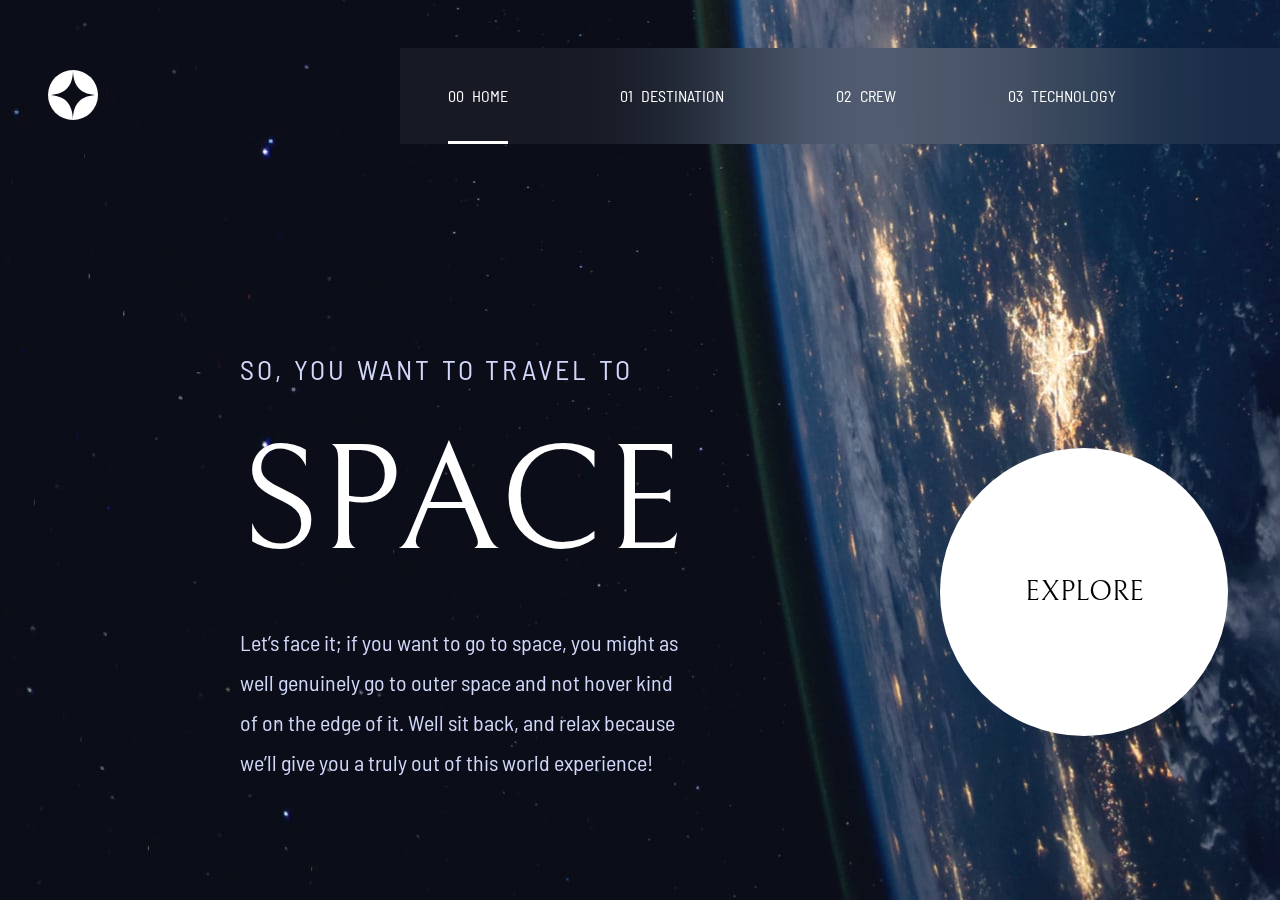
<file: index.html>
<!DOCTYPE html>
<html lang="en">
<head>
  <meta charset="UTF-8">
  <meta name="viewport" content="width=device-width, initial-scale=1.0">

  <link rel="icon" type="image/png" sizes="32x32" href="./assets/favicon-32x32.png">
  <link rel="stylesheet" type="text/css" href="./styles/home-style.css">
  <link rel="preconnect" href="https://fonts.googleapis.com">
  <link rel="preconnect" href="https://fonts.gstatic.com" crossorigin>
  <link href="https://fonts.googleapis.com/css2?family=Barlow+Condensed:wght@300&family=Barlow+Semi+Condensed:wght@400;500;700&family=Bellefair&display=swap" rel="stylesheet">
  
  <title>Frontend Mentor | Space tourism website</title>
</head>
<body>
  <div class="whale-section">
    <header class="header">
      <div class="header__logo">
        <a href="./index.html"><img src="./assets/shared/logo.svg" alt="Logo" class="logo-img"></a>
      </div>
      <nav class="header__menu">
        <ul class="header__menu__list">
          <svg onclick="closeMenu()" class="close-icon mobile" xmlns="http://www.w3.org/2000/svg" width="20" height="21">
            <g fill="#D0D6F9" fill-rule="evenodd">
              <path d="M2.575.954l16.97 16.97-2.12 2.122L.455 3.076z"/>
              <path d="M.454 17.925L17.424.955l2.122 2.12-16.97 16.97z"/>
            </g>
          </svg>
          <li class="selected"><a href="./index.html"><span class="text-space">00</span>  Home</a></li>
          <li><a href="./destination.html"><span class="text-space">01</span> Destination</a></li>
          <li><a href="./crew.html"><span class="text-space">02</span> Crew</a></li>
          <li><a href="./technology.html"><span class="text-space">03</span> Technology</a></li>
        </ul>
      </nav>
      <div class="header__humburger mobile">
        <svg onclick="openMenu()" xmlns="http://www.w3.org/2000/svg" width="24" height="21">
          <g fill="#D0D6F9" fill-rule="evenodd">
            <path d="M0 0h24v3H0zM0 9h24v3H0zM0 18h24v3H0z"/>
          </g>
        </svg>
      </div>
    </header>
    <main class="content">
      <div class="content__text text">
        <div class="text__pre-head">
          <p>So, you want to travel to</p>
        </div>
        <div class="text__head">
          <h1>Space</h1>
        </div>
        <div class="text__main">
          <p>
            Let’s face it; if you want to go to space, you might as well genuinely go to 
            outer space and not hover kind of on the edge of it. Well sit back, and relax 
            because we’ll give you a truly out of this world experience!
          </p>
        </div>
      </div>
      <div class="content__link">
        <a href="#">Explore</a>
      </div>
    </main>
  </div>
  <script src="./JS/main-home.js"></script>
</body>
</html>
</file>
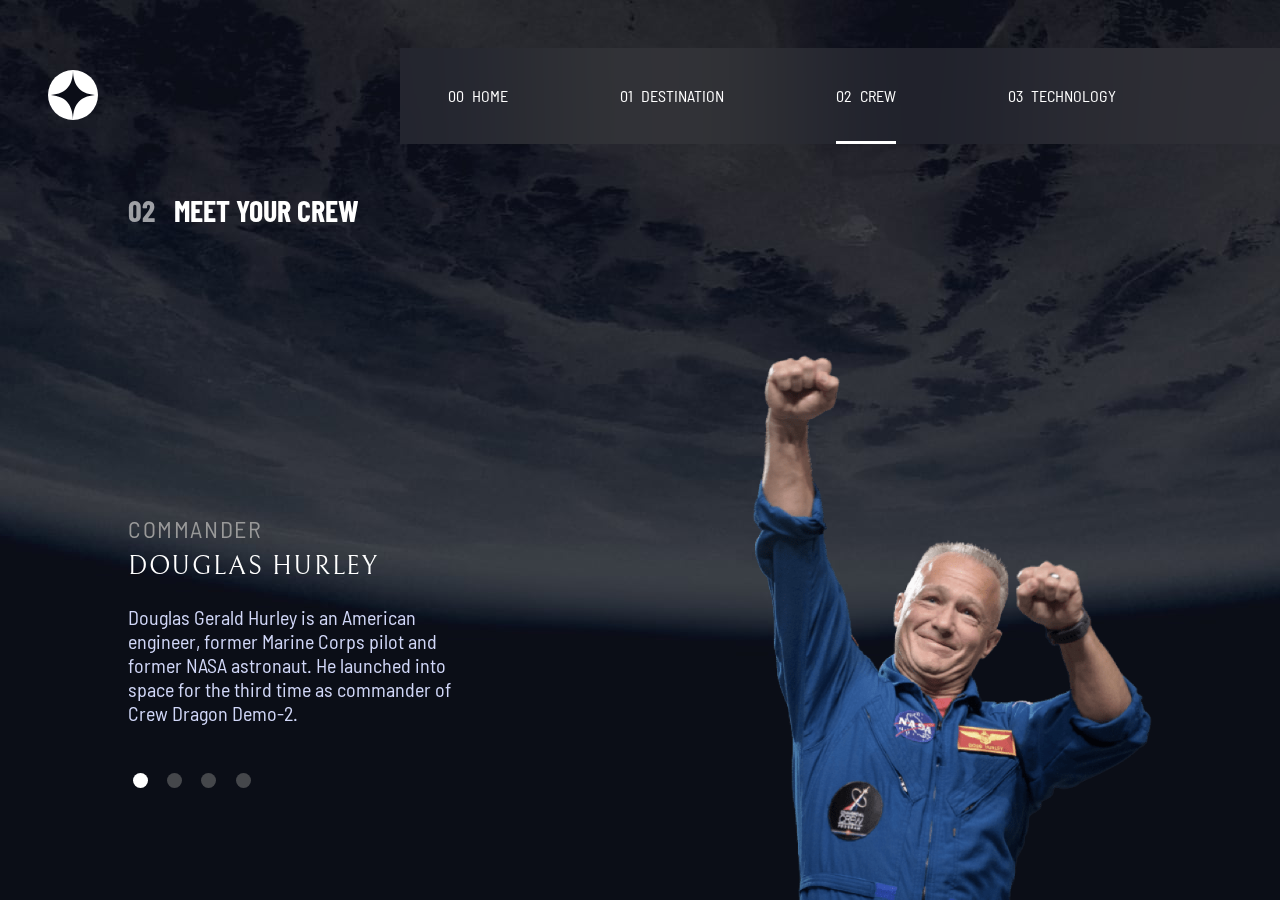
<file: crew.html>
<!DOCTYPE html>
<html lang="en">
<head>
  <meta charset="UTF-8">
  <meta name="viewport" content="width=device-width, initial-scale=1.0">

  <link rel="icon" type="image/png" sizes="32x32" href="./assets/favicon-32x32.png">
  <link rel="preconnect" href="https://fonts.googleapis.com">
  <link rel="preconnect" href="https://fonts.gstatic.com" crossorigin>
  <link href="https://fonts.googleapis.com/css2?family=Barlow+Condensed:wght@300&family=Barlow+Semi+Condensed:wght@400;500;700&family=Bellefair&display=swap" rel="stylesheet">
  <link rel="stylesheet" href="./styles/crew.css" type="text/css">

  <title>Frontend Mentor | Space tourism website</title>
</head>
<body>
  <div class="whale-section">
    <header class="header">
      <div class="header__logo">
        <a href="./index.html"><img src="./assets/shared/logo.svg" alt="Logo" class="logo-img"></a>
      </div>
      <nav class="header__menu">
        <ul class="header__menu__list">
          <svg onclick="closeMenu()" class="close-icon mobile" xmlns="http://www.w3.org/2000/svg" width="20" height="21">
            <g fill="#D0D6F9" fill-rule="evenodd">
              <path d="M2.575.954l16.97 16.97-2.12 2.122L.455 3.076z"/>
              <path d="M.454 17.925L17.424.955l2.122 2.12-16.97 16.97z"/>
            </g>
          </svg>
          <li><a href="./index.html"><span class="text-space">00</span>  Home</a></li>
          <li><a href="./destination.html"><span class="text-space">01</span> Destination</a></li>
          <li class="selected"><a href="./crew.html"><span class="text-space">02</span> Crew</a></li>
          <li><a href="./technology.html"><span class="text-space">03</span> Technology</a></li>
        </ul>
      </nav>
      <div class="header__humburger mobile">
        <svg onclick="openMenu()" xmlns="http://www.w3.org/2000/svg" width="24" height="21">
          <g fill="#D0D6F9" fill-rule="evenodd">
            <path d="M0 0h24v3H0zM0 9h24v3H0zM0 18h24v3H0z"/>
          </g>
        </svg>
      </div>
    </header>
    <main class="content">
      <div class="content__head">
        <h2><span class="space-h2">02</span> Meet your crew</h2>
      </div>
      <div class="content__about about">
        <div class="about__image">
          <img src="./assets/crew/image-douglas-hurley.png" alt="Douglas photo" />
        </div>
        <div class="about__text">
          <div class="about__text__list">
            <ul>
              <li class="cSelected" onclick="takeFromJson('Douglas Hurley')"></li>
              <li onclick="takeFromJson('Mark Shuttleworth')"></li>
              <li onclick="takeFromJson('Victor Glover')"></li>
              <li onclick="takeFromJson('Anousheh Ansari')"></li>
            </ul>
          </div>
          <div class="about__text__crew">
            <p class="role">Commander</p>
            <p class="name">Douglas Hurley</p>
            <p class="bio">
              Douglas Gerald Hurley is an American engineer, former Marine Corps pilot 
              and former NASA astronaut. He launched into space for the third time as 
              commander of Crew Dragon Demo-2.
            </p>
          </div>
        </div>
      </div>
    </main>
  </div>
  <script src="./JS/crew.js"></script>
</body>
</html>
</file>
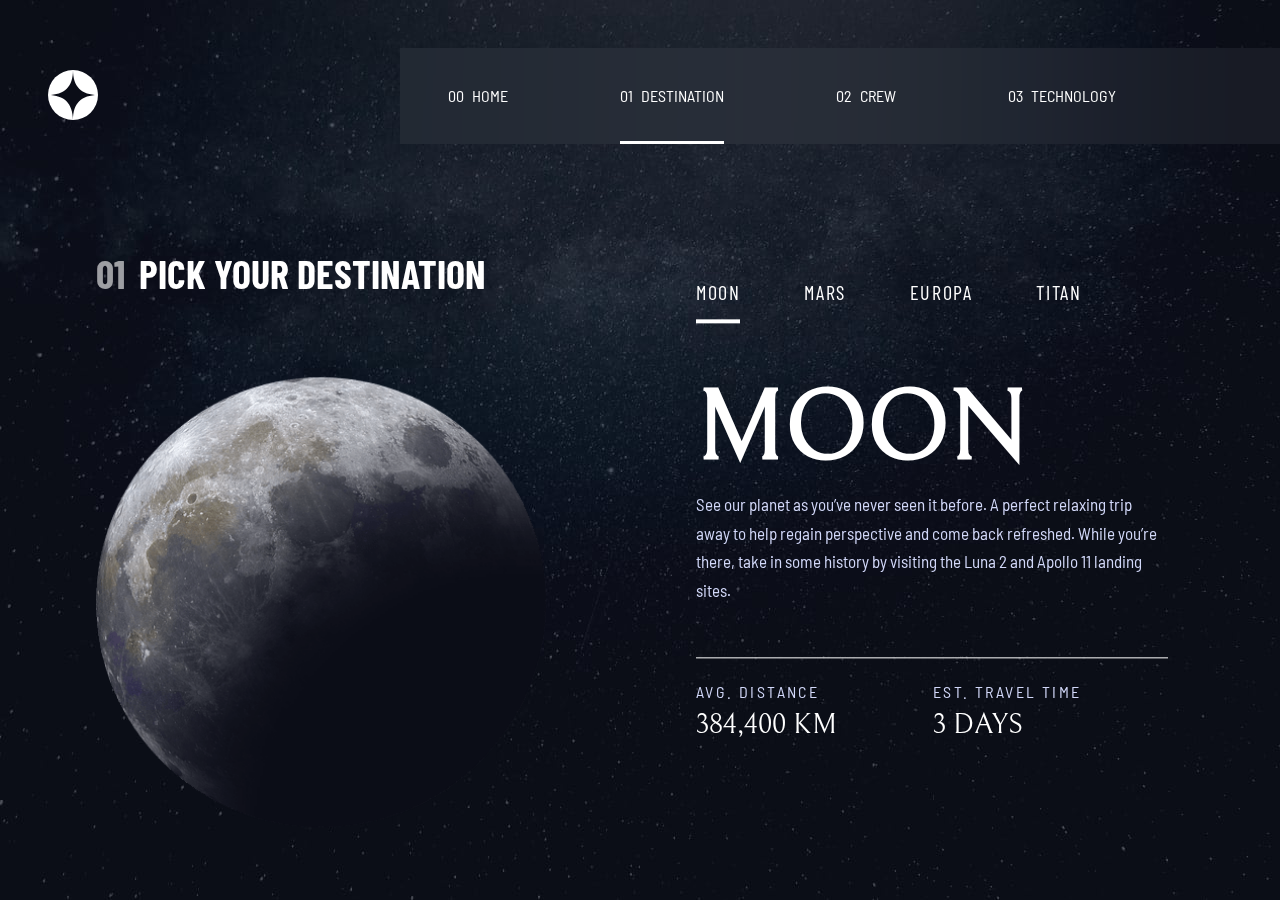
<file: destination.html>
<!DOCTYPE html>
<html lang="en">
<head>
  <meta charset="UTF-8">
  <meta name="viewport" content="width=device-width, initial-scale=1.0">

  <link rel="icon" type="image/png" sizes="32x32" href="./assets/favicon-32x32.png">
  <link rel="stylesheet" href="./styles/destination.css" type="text/css">
  <link rel="preconnect" href="https://fonts.googleapis.com">
  <link rel="preconnect" href="https://fonts.gstatic.com" crossorigin>
  <link href="https://fonts.googleapis.com/css2?family=Barlow+Condensed:wght@300&family=Barlow+Semi+Condensed:wght@400;500;700&family=Bellefair&display=swap" rel="stylesheet">
  
  
  <title>Frontend Mentor | Space tourism website</title>
</head>
<body>
  <div class="whale-section">
    <header class="header">
      <div class="header__logo">
        <a href="./index.html"><img src="./assets/shared/logo.svg" alt="Logo" class="logo-img"></a>
      </div>
      <nav class="header__menu">
        <ul class="header__menu__list">
          <svg onclick="closeMenu()" class="close-icon mobile" xmlns="http://www.w3.org/2000/svg" width="20" height="21">
            <g fill="#D0D6F9" fill-rule="evenodd">
              <path d="M2.575.954l16.97 16.97-2.12 2.122L.455 3.076z"/>
              <path d="M.454 17.925L17.424.955l2.122 2.12-16.97 16.97z"/>
            </g>
          </svg>
          <li><a href="./index.html"><span class="text-space">00</span>  Home</a></li>
          <li class="selected"><a href="./destination.html"><span class="text-space">01</span> Destination</a></li>
          <li><a href="./crew.html"><span class="text-space">02</span> Crew</a></li>
          <li><a href="./technology.html"><span class="text-space">03</span> Technology</a></li>
        </ul>
      </nav>
      <div class="header__humburger mobile">
        <svg onclick="openMenu()" xmlns="http://www.w3.org/2000/svg" width="24" height="21">
          <g fill="#D0D6F9" fill-rule="evenodd">
            <path d="M0 0h24v3H0zM0 9h24v3H0zM0 18h24v3H0z"/>
          </g>
        </svg>
      </div>
    </header>
    <main class="content">
      <div class="content__txt-about txt-about">
        <div class="txt-about__head">
          <h2><span class="space-num">01</span> Pick your destination</h2>
        </div>
        <div class="txt-about__image">
          <img src="./assets/destination/image-moon.png" alt="Europa image"/>
        </div>
      </div>
      <div class="content__distance distance">
        <div class="distance__list">
          <ul>
            <li class="pSelected" onclick="takeFromJson('Moon')">Moon</li>
            <li onclick="takeFromJson('Mars')">Mars</li>
            <li onclick="takeFromJson('Europa')">Europa</li>
            <li onclick="takeFromJson('Titan')">Titan</li>
          </ul>
        </div>
        <div class="distance__about">
          <h2>Moon</h2>
          <p>
            See our planet as you’ve never seen it before. A perfect relaxing trip away to help 
            regain perspective and come back refreshed. While you’re there, take in some history 
            by visiting the Luna 2 and Apollo 11 landing sites.
          </p>
        </div>
        <div class="distance__block">
          <div class="distance__km">
            <p class="distance__text">Avg. distance</p>
            <h3 class="distance__num">384,400 km</h3>
          </div>
          <div class="distance____time">
            <p class="distance__text">Est. travel time</p>
            <h3 class="distance__num">3 days</h3>
          </div>
        </div>
      </div>
    </main>
  </div>
  <script type="text/javascript" src="./JS/main-destination.js"></script>
</body>
</html>
</file>
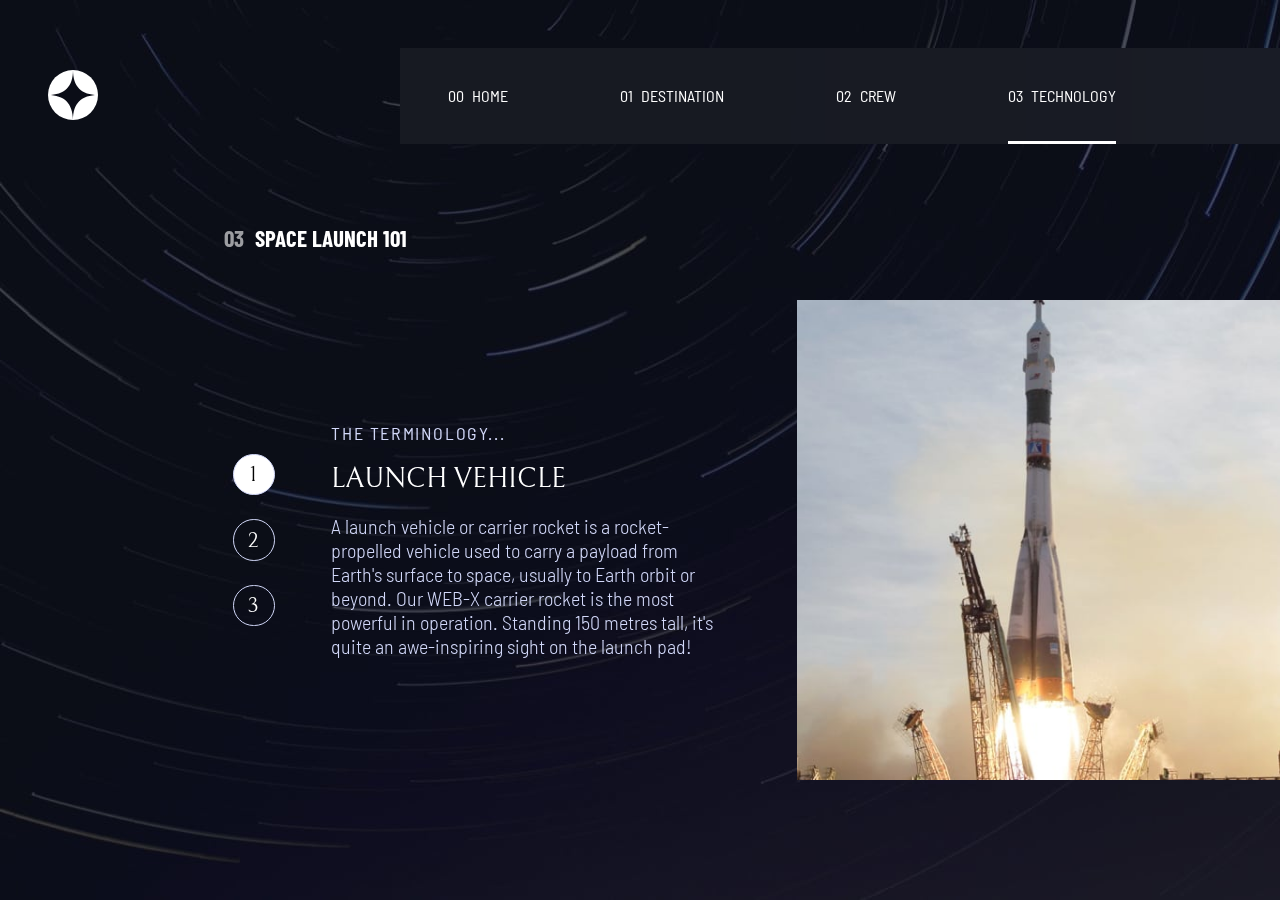
<file: technology.html>
<!DOCTYPE html>
<html lang="en">
<head>
  <meta charset="UTF-8">
  <meta name="viewport" content="width=device-width, initial-scale=1.0">

  <link rel="icon" type="image/png" sizes="32x32" href="./assets/favicon-32x32.png">
  <link rel="stylesheet" href="./styles/technology.css" type="text/css">
  <link rel="preconnect" href="https://fonts.googleapis.com">
  <link rel="preconnect" href="https://fonts.gstatic.com" crossorigin>
  <link href="https://fonts.googleapis.com/css2?family=Barlow+Condensed:wght@300&family=Barlow+Semi+Condensed:wght@400;500;700&family=Bellefair&display=swap" rel="stylesheet">
  
  <title>Frontend Mentor | Space tourism website</title>
</head>
<body>
  <div class="whale-section">
    <header class="header">
      <div class="header__logo">
        <a href="./index.html"><img src="./assets/shared/logo.svg" alt="Logo" class="logo-img"></a>
      </div>
      <nav class="header__menu">
        <ul class="header__menu__list">
          <svg onclick="closeMenu()" class="close-icon mobile" xmlns="http://www.w3.org/2000/svg" width="20" height="21">
            <g fill="#D0D6F9" fill-rule="evenodd">
              <path d="M2.575.954l16.97 16.97-2.12 2.122L.455 3.076z"/>
              <path d="M.454 17.925L17.424.955l2.122 2.12-16.97 16.97z"/>
            </g>
          </svg>
          <li><a href="./index.html"><span class="text-space">00</span>  Home</a></li>
          <li><a href="./destination.html"><span class="text-space">01</span> Destination</a></li>
          <li><a href="./crew.html"><span class="text-space">02</span> Crew</a></li>
          <li class="selected"><a href="./technology.html"><span class="text-space">03</span> Technology</a></li>
        </ul>
      </nav>
      <div class="header__humburger mobile">
        <svg onclick="openMenu()" xmlns="http://www.w3.org/2000/svg" width="24" height="21">
          <g fill="#D0D6F9" fill-rule="evenodd">
            <path d="M0 0h24v3H0zM0 9h24v3H0zM0 18h24v3H0z"/>
          </g>
        </svg>
      </div>
    </header>
    <main class="content">
      <div class="content__head">
        <h2><span class="space-num">03</span> Space launch 101</h2>
      </div>
      <div class="content__technology tech">
        <div class="tech__image">
          <img class="mobile  mobile__img" src="./assets/technology/image-launch-vehicle-landscape.jpg" alt="Launch vehicle image" />
          <img class="device" src="./assets/technology/image-launch-vehicle-portrait.jpg" alt="Launch vehicle image" />
        </div>
        <div class="tech__bottom">
          <div class="tech__list">
            <ul>
              <li class="tselect" id="one" onclick="takeFromJson('Launch vehicle', 'one')">1</li>
              <li id="two" onclick="takeFromJson('Spaceport', 'two')">2</li>
              <li id="three" onclick="takeFromJson('Space capsule', 'three')">3</li>
            </ul>
          </div>
          <div class="tech__tect">
            <p class="static-tech">The terminology...</p>
            <p class="tech__name">Launch vehicle</p>
            <p class="tech__description">
              A launch vehicle or carrier rocket is a rocket-propelled vehicle used to carry a 
              payload from Earth's surface to space, usually to Earth orbit or beyond. Our 
              WEB-X carrier rocket is the most powerful in operation. Standing 150 metres tall, 
              it's quite an awe-inspiring sight on the launch pad!
            </p>
          </div>
        </div>
      </div>
    </main>
  </div>
  <script src="./JS/technology.js"></script>
</body>
</html>
</file>
<file: styles/home-style.css>
/* CSS Reset */
*{
    margin: 0;
    padding: 0;
    box-sizing: border-box;
}


/* Style */
.whale-section{
    width: 100%;
    height: 100%;
    background-image: url(../assets/home/background-home-mobile.jpg);
    position: fixed;
    background-size: cover;
    background-repeat: no-repeat;
    font-family: 'Barlow Semi Condensed', sans-serif;
    background-position: center;
}

.header{
    display: flex;
    flex-direction: row;
    align-items: center;
    justify-content: space-between;
    padding: 1.5rem;
}

.header__logo img{
    width: 36px;
}

.header__menu{
    position: absolute;
    right: 0;
    top: -70rem;
    width: 15rem;
    background-color: rgba(255,255,255,.05);
    backdrop-filter: blur(80px);
    height: 100vh;
    padding: 7.5rem 0 2rem 2rem;
    transition: top 1.5s;
}

.showMenu{
    top: 0;
}

.header__menu__list{
    display: flex;
    flex-direction: column;
    align-items: start;
    gap: 2rem
}

.header__menu__list li{
    list-style: none;
    cursor: pointer;
    display: flex;
    justify-content: space-between;
    width: 100%;
}

.header__menu__list li:hover{
    border-right: 3px solid rgb(151, 151, 151);
    transition: border-right 1s;
}

.header__menu__list li a{
    color: #fff;
    text-transform: uppercase;
    text-decoration: none;
    display: flex;
    flex-direction: row;
    gap: 0.5rem;

}

.selected{
    border-right: 3px solid #fff;
}

.close-icon{
    position: absolute;
    right: 1.6rem;
    top: 2.3rem;
    cursor: pointer;
}

.header__humburger svg{
    cursor: pointer;
}

.content{
    display: flex;
    flex-direction: column;
    align-items: center;
    justify-content: center;
    text-align: center;
    gap: 2rem;
}

.text{
    display: flex;
    flex-direction: column;
    gap: 1rem;
    margin: 1rem;
    padding: 2rem 1rem;
}

.text__pre-head p{
    color: hsl(231, 77%, 90%);
    text-transform: uppercase;
    font-weight: 400;
    letter-spacing: 0.2rem
    
}

.text__head h1{
    color: #fff;
    font-weight: 400;
    font-family: 'Bellefair', serif;
    text-transform: uppercase;
    font-size: 72px;
}

.text__main p{
    color: hsl(231, 77%, 90%);
    font-weight: 400;
    line-height: 1.5rem;
}

.content__link a{
    background-color: #fff;
    height: 15rem;
    width: 15rem;
    border-radius: 50%;
    display: flex;
    flex-direction: column;
    align-items: center;
    justify-content: center;
    cursor: pointer;
    text-decoration: none;
    text-transform: uppercase;
    font-size: 28px;
    font-family: 'Bellefair', serif;
    color: #000;
}

@media screen and (min-width: 480px){
    .header{
        padding: 3rem;
    }
    
    .header__menu{
        width: 20rem;
    }
    
    .content{
        gap: 3rem;
    }
    
    .text{
        padding: 2rem 4rem;
    }
}

@media screen and (min-width: 768px){
    .whale-section{
        background-image: url(../assets/home/background-home-tablet.jpg);
    }
    
    .header{
        padding: 3rem 3rem 3rem 3rem;
    }
    
    .header__logo img{
        width: 50px;
    }
    
    .header__menu{
        right: -40rem;
        top: 2.5rem;
        width: 40rem;
        height: 4rem;
        padding: 0;
        display: flex;
        align-items: end;
        transition: right 1.5s;
    }

    .showMenu{
        right: 0;
    }

    .close-icon{
        position: absolute;
        right: 3rem;
        top: 1.35rem;
        cursor: pointer;
    }

    
    .header__menu__list{
        flex-direction: row;
        gap: 2.5rem;
        padding: 0 3rem;
        
    }
    
    .header__menu__list li{
        list-style: none;
        cursor: pointer;
        display: flex;
        justify-content: space-between;
        width: 100%;
        height: 2.6rem;
    }

    .header__menu__list li:hover{
        border-right: none;
        border-bottom: 3px solid rgb(151, 151, 151);
        transition: border-bottom 1s;
    }
    
    .header__menu__list li a{
        color: #fff;
        text-transform: uppercase;
        text-decoration: none;
        display: flex;
        flex-direction: row;
        gap: 0.5rem;
    
    }
    
    .selected{
        border-right: none;
        border-bottom: 3px solid #fff;
    }
    
    .content{
        gap: 2rem;
    }
    
    .text{
        display: flex;
        flex-direction: column;
        gap: 3rem;
        margin: 1rem;
        padding: 6rem 12rem;
    }
}

@media screen and (min-width: 900px){
    .whale-section{
        background-image: url(../assets/home/background-home-desktop.jpg);
    }
    
    .header{
        padding: 3rem 0 3rem 3rem;
    }

    .mobile{
        display: none;
    }
    
    .header__logo img{
        width: 50px;
    }
    
    .header__menu{
        position: static;
        width: 44rem;
        height: 6rem;
        padding: 0;
    }
    
    .header__menu__list li{
        list-style: none;
        cursor: pointer;
        display: flex;
        justify-content: space-between;
        width: 100%;
        height: 3.6rem;
    }
    
    .header__menu__list{
        gap: 4rem
    }
    
    .content{
        display: grid;
        height: 100%;
        grid-template-columns: 1fr 1fr;
        align-items: start;
        justify-content: space-between;
        text-align: left;
        gap: 1rem;
        margin-top: 10rem;
    }
    
    .text{
        display: flex;
        flex-direction: column;
        gap: 2rem;
        margin: 0 1rem 1rem 1rem;
        padding: 0 5rem 0 6rem;
    }
    
    .text__pre-head p{
        color: hsl(231, 77%, 90%);
        text-transform: uppercase;
        font-weight: 400;
        letter-spacing: 0.2rem;
        font-size: 28px;
    }
    
    .text__head h1{
        color: #fff;
        font-weight: 400;
        font-family: 'Bellefair', serif;
        text-transform: uppercase;
        font-size:150px;
    }
    
    .text__main p{
        color: hsl(231, 77%, 90%);
        font-weight: 400;
        line-height: 2.5rem;
        font-size: 22px;
        
    }

    .content__link {
        margin: 6rem 6rem 0 0;
        align-items: end;
        display: flex;
        justify-content: end;
    }
    
    .content__link a{
        background-color: #fff;
        height: 18rem;
        width: 18rem;
        border-radius: 50%;
        display: flex;
        flex-direction: column;
        align-items: center;
        justify-content: center;
        cursor: pointer;
        text-decoration: none;
        text-transform: uppercase;
        font-size: 28px;
        font-family: 'Bellefair', serif;
        color: #000;
    }
}

@media screen and (min-width: 1200px){  
    .header__menu{
        width: 55rem;
    }

    .header__menu__list{
        gap: 7rem
    }
    
    .content{
        position: relative;
        display: grid;
        height: 100%;
        grid-template-columns: 1fr 1fr;
        align-items: start;
        justify-content: space-between;
        text-align: left;
        gap: 10rem;
        margin-top: 10rem;
        width: 80%;
        left: 50%;
        transform: translate(-50%, 0);
    }
    
    
    
}
</file>
<file: styles/crew.css>
/* CSS Reset */
*{
    margin: 0;
    padding: 0;
    box-sizing: border-box;
}

/* Style */
.whale-section{
    width: 100%;
    height: 100%;
    background-image: url(../assets/crew/background-crew-mobile.jpg);
    position: fixed;
    background-size: cover;
    background-repeat: no-repeat;
    font-family: 'Barlow Semi Condensed', sans-serif;
    background-position: center;
}

.header{
    display: flex;
    flex-direction: row;
    align-items: center;
    justify-content: space-between;
    padding: 1.5rem;
}

.header__logo img{
    width: 36px;
}

.header__menu{
    position: absolute;
    right: 0;
    top: -70rem;
    width: 15rem;
    background-color: rgba(255,255,255,.05);
    backdrop-filter: blur(80px);
    height: 100vh;
    padding: 7.5rem 0 2rem 2rem;
    transition: top 1.5s;
}

.showMenu{
    top: 0;
}

.header__menu__list{
    display: flex;
    flex-direction: column;
    align-items: start;
    gap: 2rem
}

.header__menu__list li{
    list-style: none;
    cursor: pointer;
    display: flex;
    justify-content: space-between;
    width: 100%;
}

.header__menu__list li:hover{
    border-right: 3px solid rgb(151, 151, 151);
    transition: border-right 1s;
}

.header__menu__list li a{
    color: #fff;
    text-transform: uppercase;
    text-decoration: none;
    display: flex;
    flex-direction: row;
    gap: 0.5rem;

}

.selected{
    border-right: 3px solid #fff;
}

.close-icon{
    position: absolute;
    right: 1.6rem;
    top: 2.3rem;
    cursor: pointer;
}

.header__humburger svg{
    cursor: pointer;
}

.content{
    padding: 0 1.5rem 0 1.5rem; 
}

.content__head h2{
    color: #fff;
    text-transform: uppercase;
    font-family: 'Barlow Condensed', sans-serif;
    font-size: 25px;
}

.space-h2{
    color:rgba(255, 255, 255, 0.6); 
    margin-right: 0.4rem;
}

.about{
    display: flex;
    flex-direction: column;
    align-items: center;
    justify-content: center;
}

.about__image{
    padding-top: 2rem;
    border-bottom: 1px solid rgba(255, 255, 255, 0.3);
    width: 100%;
    display: flex;
    align-items: center;
    justify-content: center;
}

.about__image img{
    width: 220px;
}

.about__text{
    padding: 2.5rem 0;
    display: flex;
    flex-direction: column;
    justify-content: center;
    align-items: center;
    text-align: center;
    gap: 1.5rem;
}

.about__text__list ul{
    display: flex;
    flex-direction: row;
    justify-content: space-between;
    align-items: center;
    gap: 2.5rem;
}

.about__text__list ul li{
    list-style: none;
    width: 15px;
    height: 15px;
    background-color: hsla(0, 0%, 50%, 0.5);
    border-radius: 50%;
    transition: background-color 0.6s;
    cursor: pointer;
}

.about__text__list ul li:hover{
    background-color: #fff;
}

.cSelected{
    background-color: #fff !important;
}

.about__text__crew{
    display: flex;
    flex-direction: column;
    align-items: center;
    justify-content: center;
    gap: 0.5rem;
}

.role{
    font-family: 'Barlow Semi Condensed', sans-serif;
    color: hsl(0, 0%, 60%);
    text-transform: uppercase;
    font-size: 20px;
    letter-spacing: 0.1rem;
}

.name{
    font-family: 'Bellefair', serif;    
    color: #fff;
    font-size: 22px;
    text-transform: uppercase;
    letter-spacing: 0.1rem;
}

.bio{
    font-family: 'Barlow Semi Condensed', sans-serif;    
    color: hsl(231, 77%, 90%);
    font-size: 16px;
    line-height: 1.5rem;
}

@media screen and (min-width: 480px){
    .header{
        padding: 3rem;
    }
    
    .header__menu{
        width: 20rem;
    } 

    .content{
        padding: 1rem 9rem 1rem 9rem; 
    }
    
    .about__image{
        padding-top: 3rem;
    }
    
    .about__text{
        padding: 3.5rem 0;
        gap: 2rem;
    }
    
    .about__text__list ul{
        gap: 3rem;
    }
    
    .about__text__list ul li{
        width: 17px;
        height: 17px;
    }
    
    .about__text__crew{
        gap: 1rem;
    }
    
    .bio{
        padding: 0 2rem;
        line-height: 1.8rem;
    }
}

@media screen and (min-width: 768px){
    .whale-section{
        background-image: url(../assets/crew/background-crew-tablet.jpg);
    }
    
    .header{
        padding: 4rem 3rem 3rem 3rem;
    }
    
    .header__logo img{
        width: 50px;
    }

    
    .header__menu{
        right: -40rem;
        top: 3.2rem;
        width: 40rem;
        height: 4rem;
        padding: 0;
        display: flex;
        align-items: end;
        transition: right 1.5s;
        z-index: 10;
    }

    .showMenu{
        right: 0;
    }

    .close-icon{
        position: absolute;
        right: 3rem;
        top: 1.35rem;
        cursor: pointer;
    }

    .header__humburger{
        z-index: 9;
    }
    
    .header__menu__list{
        flex-direction: row;
        gap: 2.5rem;
        padding: 0 3rem;
        
    }
    
    .header__menu__list li{
        list-style: none;
        cursor: pointer;
        display: flex;
        justify-content: space-between;
        width: 100%;
        height: 2.6rem;
    }

    .header__menu__list li:hover{
        border-right: none;
        border-bottom: 3px solid rgb(151, 151, 151);
        transition: border-bottom 1s;
    }
    
    .header__menu__list li a{
        color: #fff;
        text-transform: uppercase;
        text-decoration: none;
        display: flex;
        flex-direction: row;
        gap: 0.5rem;
    
    }
    
    .selected{
        border-right: none;
        border-bottom: 3px solid #fff;
    }

    .content{
        padding: 0 3rem 0 3rem;
    }
    
    .content__head h2{
        font-size: 30px;
    }
    
    .space-h2{
        margin-right: 0.8rem;
    }
    
    .about{
        display: grid;
        grid-template-columns: 1fr 1fr;
        grid-template-rows: 1fr;
        align-items: end;
        justify-content: end;
        position: fixed;
        bottom: 0%;
        height: 80%;
    }
    
    .about__image{
        border-bottom: none;
        display: flex;
        align-items: end;
        justify-content: end;
        order: 1;
    }
    
    .about__image img{
        width: 400px;
    }
    
    .about__text{
        padding-bottom: 7rem;
        display: flex;
        flex-direction: column;
        justify-content: start;
        align-items: start;
        text-align: left;
        gap: 2rem;
    }

    .about__text__list{
        order: 2;
        padding-left: 5px;
    }
    
    .about__text__list ul{
        display: flex;
        flex-direction: row;
        justify-content: space-between;
        align-items: center;
        gap: 1.2rem;
    }
    
    .about__text__list ul li{
        list-style: none;
        width: 15px;
        height: 15px;
        background-color: hsla(0, 0%, 50%, 0.5);
        border-radius: 50%;
        transition: background-color 0.6s;
        cursor: pointer;
    }
    
    .about__text__list ul li:hover{
        background-color: #fff;
    }
    
    .cSelected{
        background-color: #fff !important;
    }
    
    .about__text__crew{
        display: flex;
        flex-direction: column;
        align-items: start;
        justify-content: start;
        gap: 0.5rem;
    }
    
    .role{
        font-family: 'Barlow Semi Condensed', sans-serif;
        color: hsl(0, 0%, 60%);
        text-transform: uppercase;
        font-size: 20px;
        letter-spacing: 0.1rem;

    }
    
    .name{
        font-family: 'Bellefair', serif;    
        color: #fff;
        font-size: 22px;
        text-transform: uppercase;
        letter-spacing: 0.1rem;
    }
    
    .bio{
        font-family: 'Barlow Semi Condensed', sans-serif;    
        color: hsl(231, 77%, 90%);
        font-size: 16px;
        line-height: 1.5rem;
        padding: 1rem 0;
    }
}

@media screen and (min-width: 900px){
    .whale-section{
        background-image: url(../assets/crew/background-crew-desktop.jpg);
    }
    
    .header{
        padding: 3rem 0 3rem 3rem;
    }

    .mobile{
        display: none;
    }
    
    .header__logo img{
        width: 50px;
    }
    
    .header__menu{
        position: static;
        width: 44rem;
        height: 6rem;
        padding: 0;
    }
    
    .header__menu__list li{
        list-style: none;
        cursor: pointer;
        display: flex;
        justify-content: space-between;
        width: 100%;
        height: 3.6rem;
    }
    
    .header__menu__list{
        gap: 4rem
    }

    .content{
        padding: 0 6rem 0 6rem;
    }

    .content__head{
        padding: 0 2rem;
    }
    
    .content__head h2{
        font-size: 30px;
    }
    
    .space-h2{
        margin-right: 0.8rem;
    }
    
    .about{
        margin: 0 2rem;
        display: grid;
        grid-template-columns: 1fr 2fr;
        grid-template-rows: 1fr;
        align-items: end;
        justify-content: end;
        position: fixed;
        bottom: 0%;
        height: 80%;
        gap: 0;
        width: 80%;
    }
    
    .about__image{
        border-bottom: none;
        display: flex;
        align-items: end;
        justify-content: end;
        order: 1;
    }
    
    .about__image img{
        width: 400px;
    }
    
    .about__text{
        padding-bottom: 7rem;
        display: flex;
        flex-direction: column;
        justify-content: start;
        align-items: start;
        text-align: left;
        gap: 2rem;
    }

    .about__text__list{
        order: 2;
        padding-left: 5px;
    }
    
    .about__text__list ul{
        display: flex;
        flex-direction: row;
        justify-content: space-between;
        align-items: center;
        gap: 1.2rem;
    }
    
    .about__text__list ul li{
        list-style: none;
        width: 15px;
        height: 15px;
        background-color: hsla(0, 0%, 50%, 0.5);
        border-radius: 50%;
        transition: background-color 0.6s;
        cursor: pointer;
    }
    
    .about__text__list ul li:hover{
        background-color: #fff;
    }
    
    .cSelected{
        background-color: #fff !important;
    }
    
    .about__text__crew{
        display: flex;
        flex-direction: column;
        align-items: start;
        justify-content: start;
        gap: 0.5rem;
    }
    
    .role{
        font-family: 'Barlow Semi Condensed', sans-serif;
        color: hsl(0, 0%, 60%);
        text-transform: uppercase;
        font-size: 24px;
        letter-spacing: 0.1rem;

    }
    
    .name{
        font-family: 'Bellefair', serif;    
        color: #fff;
        font-size: 26px;
        text-transform: uppercase;
        letter-spacing: 0.1rem;
    }
    
    .bio{
        font-family: 'Barlow Semi Condensed', sans-serif;    
        color: hsl(231, 77%, 90%);
        font-size: 20px;
        line-height: 1.5rem;
        padding: 1rem 0;
    }
}

@media screen and (min-width: 1200px){
    .header__menu{
        width: 55rem;
    }

    .header__menu__list{
        gap: 7rem
    }
}
</file>
<file: styles/destination.css>
/* CSS Reset */
*{
    margin: 0;
    padding: 0;
    box-sizing: border-box;
}


/* Style */
.whale-section{
    width: 100%;
    height: 100%;
    background-image: url(../assets/destination/background-destination-mobile.jpg);
    position: fixed;
    background-size: cover;
    background-repeat: no-repeat;
    font-family: 'Barlow Semi Condensed', sans-serif;
    background-position: center;
}

.header{
    display: flex;
    flex-direction: row;
    align-items: center;
    justify-content: space-between;
    padding: 1.5rem;
}

.header__logo img{
    width: 36px;
}

.header__menu{
    display: flex;
    align-items: center;
    position: absolute;
    right: 0;
    top: -70rem;
    width: 15rem;
    background-color: rgba(255,255,255,.05);
    backdrop-filter: blur(80px);
    height: 100vh;
    padding: 7.5rem 0 2rem 2rem;
    transition: top 1.5s;
}

.showMenu{
    top: 0;
}

.header__menu__list{
    display: flex;
    flex-direction: column;
    align-items: start;
    gap: 2rem
}

.header__menu__list li{
    list-style: none;
    cursor: pointer;
    display: flex;
    justify-content: space-between;
    width: 100%;
}

.header__menu__list li:hover{
    border-right: 3px solid rgb(151, 151, 151);
    transition: border-right 1s;
}

.header__menu__list li a{
    color: #fff;
    text-transform: uppercase;
    text-decoration: none;
    display: flex;
    flex-direction: row;
    gap: 0.5rem;

}

.selected{
    border-right: 3px solid #fff;
}

.close-icon{
    position: absolute;
    right: 1.6rem;
    top: 2.3rem;
    cursor: pointer;
}

.header__humburger svg{
    cursor: pointer;
}

.content{
    padding: 2.3rem 1.5rem;
    text-align: center;
}

.txt-about{
    display: flex;
    flex-direction: column;
    align-items: center;
    gap: 4rem;
}

.txt-about__head h2{
    color: #fff;
    text-transform: uppercase;
    font-family: 'Barlow Condensed', sans-serif;
    font-size: 25px;
}

.space-num{
    color:rgba(255, 255, 255, 0.6); 
    margin-right: 0.4rem;
}

.txt-about__image img{
    width:170px
}

.distance{
    display: flex;
    flex-direction: column;
    align-items: center;
    margin-top: 4rem;
}

.distance__list{
    width: 100%;
    padding: 1.2rem 1rem;
}

.distance__list ul{
    display: flex;
    flex-direction: row;
    align-items: center;
    justify-content: space-around;
    gap: 1rem;
}

.distance__list ul li{
    color: hsl(0, 0%, 100%);
    text-transform: uppercase;
    list-style: none;
    font-family: 'Barlow Condensed', sans-serif;
    letter-spacing: 0.1rem;
    height: 2rem;
    transition: border-bottom 0.5s;
    border-bottom: 4px solid hsl(0, 0%, 100%);
    border-bottom-width: 0;
    cursor: pointer;
}

.pSelected{
    border-width: 4px !important;
}

.distance__list ul li:hover{
    border-width: 4px !important;
}

.distance__about{
    margin-bottom: 2rem;
}

.distance__about h2{
    font-family: 'Bellefair', serif;
    font-size: 56px;
    text-transform: uppercase;
    color: #fff;
}

.distance__about p{
    padding: 0.25rem 0;
    color: hsl(231, 77%, 90%);
    line-height: 1.6rem;
    font-size: 17px;
}

.distance__block{
    width: 100%;
    border-top: 1px solid #fff;
    display: flex;
    flex-direction: column;
    gap: 2rem;
    color: #fff;
    padding: 1.5rem;
}

.distance__km{
    display: flex;
    flex-direction: column;
    gap: 0.5rem;
}

.distance____time{
    display: flex;
    flex-direction: column;
    gap: 0.5rem;
}

.distance__text{
    color: hsl(231, 77%, 90%);
    text-transform: uppercase;
    letter-spacing: 0.15rem;
}

.distance__num{
    color: #fff;
    text-transform: uppercase;
    font-size: 34px;
    font-family: 'Bellefair', serif;
    font-weight: 300;
}

@media screen and (min-width: 480px){
    .header{
        padding: 3rem;
    }
    
    .header__menu{
        width: 20rem;
    } 

    .distance{
        margin-top: 3rem;
        padding: 0 6rem;
    }

    .distance__list{
        padding: 2rem 0;
    }

    .distance__km{
        gap: 0.8rem;
    }

    .distance____time{
        gap: 0.8rem;
    }
}

@media screen and (min-width: 768px){
    .whale-section{
        background-image: url(../assets/destination/background-destination-tablet.jpg);
    }
    
    .header{
        padding: 4rem 3rem 0 3rem;
    }
    
    .header__logo img{
        width: 50px;
    }

    
    .header__menu{
        display: flex;
        align-items: center;
        right: -40rem;
        top: 3.2rem;
        width: 40rem;
        height: 4rem;
        padding: 0;
        display: flex;
        align-items: end;
        transition: right 1.5s;
    }

    .showMenu{
        right: 0;
    }

    .close-icon{
        position: absolute;
        right: 3rem;
        top: 1.35rem;
        cursor: pointer;
    }

    
    .header__menu__list{
        flex-direction: row;
        gap: 2.5rem;
        padding: 0 3rem;
        
    }
    
    .header__menu__list li{
        list-style: none;
        cursor: pointer;
        display: flex;
        justify-content: space-between;
        width: 100%;
        height: 2.6rem;
    }

    .header__menu__list li:hover{
        border-right: none;
        border-bottom: 3px solid rgb(151, 151, 151);
        transition: border-bottom 1s;
    }
    
    .header__menu__list li a{
        color: #fff;
        text-transform: uppercase;
        text-decoration: none;
        display: flex;
        flex-direction: row;
        gap: 0.5rem;
    
    }
    
    .selected{
        border-right: none;
        border-bottom: 3px solid #fff;
    }

    .content{
        padding: 0 3rem;
        text-align: left;
        display: grid;
        grid-template-columns: 1fr 1fr;
        align-items: center;
        position: relative;
        top: 30%;
        transform: translate(0, -30%);
    }
    
    .txt-about{
        display: flex;
        flex-direction: column;
        align-items: start;
        gap: 2rem;
        margin-top: -1.9rem;
    }
    
    .txt-about__head h2{
        color: #fff;
        text-transform: uppercase;
        font-family: 'Barlow Condensed', sans-serif;
        font-size: 35px;
    }
    
    .space-num{
        color:rgba(255, 255, 255, 0.6); 
        margin-right: 0.4rem;
    }
    
    .txt-about__image img{
        width: 400px;
    }
    
    .distance{
        display: flex;
        flex-direction: column;
        align-items: start;
        justify-content: start;
        margin-top: 0;
        width: 100%;
        padding: 1rem;
        gap: 1rem;
    }
    
    .distance__list{
        width: 100%;
        padding: 0;
    }
    
    .distance__list ul{
        display: flex;
        flex-direction: row;
        align-items: start;
        justify-content: start;
        gap: 1rem;
    }
    
    .distance__about{
        margin-bottom: 2rem;
    }
    
    .distance__about h2{
        font-family: 'Bellefair', serif;
        font-size: 56px;
        text-transform: uppercase;
        color: #fff;
    }
    
    .distance__about p{
        padding: 0.25rem 0;
        color: hsl(231, 77%, 90%);
        line-height: 1.6rem;
        font-size: 17px;
    }
    
    .distance__block{
        width: 100%;
        border-top: 1px solid #fff;
        display: flex;
        flex-direction: row;
        gap: 2rem;
        color: #fff;
        padding: 1.5rem 0 1.5rem 0;
    }
    
    .distance__km{
        display: flex;
        flex-direction: column;
        gap: 0.5rem;
    }
    
    .distance____time{
        display: flex;
        flex-direction: column;
        gap: 0.5rem;
    }
    
    .distance__text{
        color: hsl(231, 77%, 90%);
        text-transform: uppercase;
        letter-spacing: 0.15rem;
    }
    
    .distance__num{
        color: #fff;
        text-transform: uppercase;
        font-size: 34px;
        font-family: 'Bellefair', serif;
        font-weight: 300;
    }
}

@media screen and (min-width: 900px) {
    .whale-section{
        background-image: url(../assets/destination/background-destination-desktop.jpg);
    }
    
    .header{
        padding: 3rem 0 3rem 3rem;
    }

    .mobile{
        display: none;
    }
    
    .header__logo img{
        width: 50px;
    }
    
    .header__menu{
        position: static;
        width: 44rem;
        height: 6rem;
        padding: 0;
    }
    
    .header__menu__list li{
        list-style: none;
        cursor: pointer;
        display: flex;
        justify-content: space-between;
        width: 100%;
        height: 3.6rem;
    }
    
    .header__menu__list{
        gap: 4rem
    }

    .content{
        padding: 0 6rem;
        text-align: left;
        display: grid;
        grid-template-columns: 1fr 1fr;
        align-items: center;
        position: relative;
        top: 25%;
        transform: translate(0, -25%);
        gap: 5rem;
    }
    
    .txt-about__head h2{
        color: #fff;
        text-transform: uppercase;
        font-family: 'Barlow Condensed', sans-serif;
        font-size: 40px;
    }
    
    .space-num{
        color:rgba(255, 255, 255, 0.6); 
        margin-right: 0.4rem;
    }
    
    .txt-about{
        gap: 5rem;
    }

    .txt-about__image img{
        width: 450px;
    }
    
    .distance{
        display: flex;
        flex-direction: column;
        align-items: start;
        justify-content: start;
        margin-top: 0;
        width: 100%;
        padding: 1rem;
        gap: 3rem;
        margin-top: -4rem;

    }
    
    .distance__list ul{
        display: flex;
        flex-direction: row;
        align-items: start;
        justify-content: start;
        gap: 4rem;
    }

    .distance__list ul li{
        font-size: 20px;
        height: 2.7rem;
    }
    
    .distance__about{
        margin-bottom: 0;
    }
    
    .distance__about h2{
        font-family: 'Bellefair', serif;
        font-size: 100px;
        text-transform: uppercase;
        color: #fff;
    }
    
    .distance__about p{
        padding: 0.25rem 0;
        color: hsl(231, 77%, 90%);
        line-height: 1.8rem;
        font-size: 17px;
    }
    
    .distance__block{
        width: 100%;
        border-top: 1px solid #fff;
        display: flex;
        flex-direction: row;
        gap: 6rem;
        color: #fff;
        padding: 1.5rem 0 1.5rem 0;
    }
    
    .distance__km{
        display: flex;
        flex-direction: column;
        gap: 0.5rem;
    }
    
    .distance____time{
        display: flex;
        flex-direction: column;
        gap: 0.5rem;
    }
    
    .distance__text{
        color: hsl(231, 77%, 90%);
        text-transform: uppercase;
        letter-spacing: 0.15rem;
    }
    
    .distance__num{
        color: #fff;
        text-transform: uppercase;
        font-size: 28px;
        font-family: 'Bellefair', serif;
        font-weight: 300;
    }
}

@media screen and (min-width: 1200px){
    .header__menu{
        width: 55rem;
    }

    .header__menu__list{
        gap: 7rem
    }
}
</file>
<file: styles/technology.css>
/* CSS Reset */
*{
    margin: 0;
    padding: 0;
    box-sizing: border-box;
}


/* Style */
.whale-section{
    width: 100%;
    height: 100%;
    background-image: url(../assets/technology/background-technology-mobile.jpg);
    position: fixed;
    background-size: cover;
    background-repeat: no-repeat;
    font-family: 'Barlow Semi Condensed', sans-serif;
    background-position: center;
}

.device{
    display: none;
}

.header{
    display: flex;
    flex-direction: row;
    align-items: center;
    justify-content: space-between;
    padding: 1.5rem;
}

.header__logo img{
    width: 36px;
}

.header__menu{
    position: absolute;
    right: 0;
    top: -70rem;
    width: 15rem;
    background-color: rgba(255,255,255,.05);
    backdrop-filter: blur(80px);
    height: 100vh;
    padding: 7.5rem 0 2rem 2rem;
    transition: top 1.5s;
}

.showMenu{
    top: 0;
}

.header__menu__list{
    display: flex;
    flex-direction: column;
    align-items: start;
    gap: 2rem
}

.header__menu__list li{
    list-style: none;
    cursor: pointer;
    display: flex;
    justify-content: space-between;
    width: 100%;
}

.header__menu__list li:hover{
    border-right: 3px solid rgb(151, 151, 151);
    transition: border-right 1s;
}

.header__menu__list li a{
    color: #fff;
    text-transform: uppercase;
    text-decoration: none;
    display: flex;
    flex-direction: row;
    gap: 0.5rem;

}

.selected{
    border-right: 3px solid #fff;
}

.close-icon{
    position: absolute;
    right: 1.6rem;
    top: 2.3rem;
    cursor: pointer;
}

.header__humburger svg{
    cursor: pointer;
}

.content{
    padding: 2rem 0;
    text-align: center;
}

.content__head{
    padding: 1rem 1.5rem 1rem 1.5rem;
}

.content__head h2{
    color: #fff;
    text-transform: uppercase;
    font-family: 'Barlow Condensed', sans-serif;
    font-size: 23px;
}

.space-num{
    color:rgba(255, 255, 255, 0.6); 
    margin-right: 0.4rem;
}

.tech{
    display: flex;
    flex-direction: column;
    align-items: center;
    justify-content: center;
    gap: 1.8rem;
}

.tech__image{
    margin: 0.5rem  0 0 0;
    width: 100%;
}

.tech__image img{
    height: 10.5rem;
    width: 100%;
}

.tech__bottom ul{
    display: flex;
    flex-direction: row;
    align-items: center;
    justify-content: center;
    gap: 1.5rem;
}

.tech__bottom ul li{
    display: flex;
    align-items: center;
    justify-content: center;
    color: #fff;
    width: 2.6rem;
    height: 2.6rem;
    border-radius: 50%;
    border: 1px solid hsl(231, 77%, 90%);
    font-family: 'Bellefair', serif;
    font-weight: 400;
    font-size: 22px;
    cursor: pointer;
    transition: background-color 1.5s, color 1.5s;
}

.tech__bottom ul li:hover{
    border: none;
    background: #fff;
    color: #020202 !important;
}

.tselect{
    border: none;
    background: #fff;
    color: #020202 !important;
}

.tech__tect{
    display: flex;
    flex-direction: column;
    align-items: center;
    gap: 1rem;
    margin-top: 5.7rem;
}

.static-tech{
    color: hsl(231, 77%, 90%);
    text-transform: uppercase;
    font-family: 'Barlow Semi Condensed', sans-serif;    letter-spacing: 0.1rem;
    font-size: 14px;
}

.tech__name{
    font-family: "Bellefair", serif;
    color: #fff;
    text-transform: uppercase;
    font-size: 24px;
}

.tech__description{
    font-family: 'Barlow Semi Condensed', sans-serif;
    color: hsl(231, 77%, 90%);
    line-height: 1.5rem;
    font-size: 16px;
    font-weight: 300;
}

@media screen and (min-width: 480px){
    .header{
        padding: 3rem 3rem 1rem 3rem;
    }
    
    .header__menu{
        width: 20rem;
    } 

    .tech__image img{
        height: 13.5rem;
    }

    .tech__bottom{
        padding: 0rem 3rem ;
    }
}

@media screen and (min-width: 768px){
    .whale-section{
        background-image: url(../assets/technology/background-technology-tablet.jpg);
    }
    
    .header{
        padding: 4rem 3rem 0 3rem;
    }
    
    .header__logo img{
        width: 50px;
    }

    
    .header__menu{
        right: -40rem;
        top: 3.5rem;
        width: 40rem;
        height: 4rem;
        padding: 0;
        display: flex;
        align-items: end;
        transition: right 1.5s;
    }

    .showMenu{
        right: 0;
    }

    .close-icon{
        position: absolute;
        right: 3rem;
        top: 1.35rem;
        cursor: pointer;
    }

    
    .header__menu__list{
        flex-direction: row;
        gap: 2.5rem;
        padding: 0 3rem;
        
    }
    
    .header__menu__list li{
        list-style: none;
        cursor: pointer;
        display: flex;
        justify-content: space-between;
        width: 100%;
        height: 2.6rem;
    }

    .header__menu__list li:hover{
        border-right: none;
        border-bottom: 3px solid rgb(151, 151, 151);
        transition: border-bottom 1s;
    }
    
    .header__menu__list li a{
        color: #fff;
        text-transform: uppercase;
        text-decoration: none;
        display: flex;
        flex-direction: row;
        gap: 0.5rem;
    
    }
    
    .selected{
        border-right: none;
        border-bottom: 3px solid #fff;
    }

    .content{
        padding: 2rem 0 2rem 3rem;
        text-align: left;
    }
    
    .content__head{
        padding: 0;
    }
    
    .tech{
        margin-top: 3rem;
        display: grid;
        grid-template-columns: 1.5fr 1fr;
        align-items: center;
        justify-content: center;
        gap: 1.5rem;
    }

    .mobile__img{
        display: none;
    }

    .device{
        display: block;
    }
    
    .tech__image{
        margin: 0;
        width: 100%;
        order: 1;
    }
    
    .tech__image img{
        height: 20rem;
        width: 100%;
    }

    .tech__bottom{
        display: grid;
        grid-template-columns: 1fr 5fr;
        align-items: center;
        justify-content: space-between;
        padding: 1rem 0;
        margin: 0;
        gap: 1rem;
    }
    
    .tech__bottom ul{
        display: flex;
        flex-direction: column;
        justify-content: space-between;  
    }
    
    .tech__tect{
        display: flex;
        flex-direction: column;
        align-items: start;
        gap: 1rem;
        margin-top: 0;
        padding: 0 1rem;
    }
    
    .static-tech{
        color: hsl(231, 77%, 90%);
        text-transform: uppercase;
        font-family: 'Barlow Semi Condensed', sans-serif;    letter-spacing: 0.1rem;
        font-size: 14px;
    }
    
    .tech__name{
        font-family: "Bellefair", serif;
        color: #fff;
        text-transform: uppercase;
        font-size: 24px;
    }
    
    .tech__description{
        font-family: 'Barlow Semi Condensed', sans-serif;
        color: hsl(231, 77%, 90%);
        line-height: 1.5rem;
        font-size: 16px;
        font-weight: 300;
    }
}

@media screen and (min-width: 900px){
    .whale-section{
        background-image: url(../assets/technology/background-technology-desktop.jpg);
    }
    
    .header{
        padding: 3rem 0 3rem 3rem;
    }

    .mobile{
        display: none;
    }
    
    .header__logo img{
        width: 50px;
    }
    
    .header__menu{
        position: static;
        width: 44rem;
        height: 6rem;
        padding: 0;
    }
    
    .header__menu__list li{
        list-style: none;
        cursor: pointer;
        display: flex;
        justify-content: space-between;
        width: 100%;
        height: 3.6rem;
    }
    
    .header__menu__list{
        gap: 4rem
    }

    .content__head{
        margin: 0 4rem;
    }

    .tech__bottom{
        margin-left: 3rem;
    }
    
    .tech__image{
        margin: 0;
        width: 100%;
        order: 1;
    }

    .tech__image img{
        height: 30rem;
    }
    
    
    .tech__tect{
        display: flex;
        flex-direction: column;
        align-items: start;
        gap: 1.2rem;
        margin-top: 0;
        padding: 0 1rem;
        width: 26rem;
    }
    
    .static-tech{
        color: hsl(231, 77%, 90%);
        text-transform: uppercase;
        font-family: 'Barlow Semi Condensed', sans-serif;    letter-spacing: 0.1rem;
        font-size: 16px;
    }
    
    .tech__name{
        font-family: "Bellefair", serif;
        color: #fff;
        text-transform: uppercase;
        font-size: 26px;
    }
    
    .tech__description{
        font-family: 'Barlow Semi Condensed', sans-serif;
        color: hsl(231, 77%, 90%);
        line-height: 1.5rem;
        font-size: 18px;
        font-weight: 300;
    }
}

@media screen and (min-width: 1200px){
    .header__menu{
        width: 55rem;
    }

    .header__menu__list{
        gap: 7rem
    }

    .content__head{
        margin: 0 11rem;
    }

    .tech__bottom{
        margin-left: 10rem;
    }
    
    .tech__image{
        margin: 0;
        width: 100%;
        order: 1;
    }
    
    
    .tech__tect{
        display: flex;
        flex-direction: column;
        align-items: start;
        gap: 1.2rem;
        margin-top: 0;
        padding: 0 1rem;
        width: 26rem;
    }
    
    .static-tech{
        color: hsl(231, 77%, 90%);
        text-transform: uppercase;
        font-family: 'Barlow Semi Condensed', sans-serif;    letter-spacing: 0.1rem;
        font-size: 18px;
    }
    
    .tech__name{
        font-family: "Bellefair", serif;
        color: #fff;
        text-transform: uppercase;
        font-size: 28px;
    }
    
    .tech__description{
        font-family: 'Barlow Semi Condensed', sans-serif;
        color: hsl(231, 77%, 90%);
        line-height: 1.5rem;
        font-size: 20px;
        font-weight: 300;
    }
}
</file>
